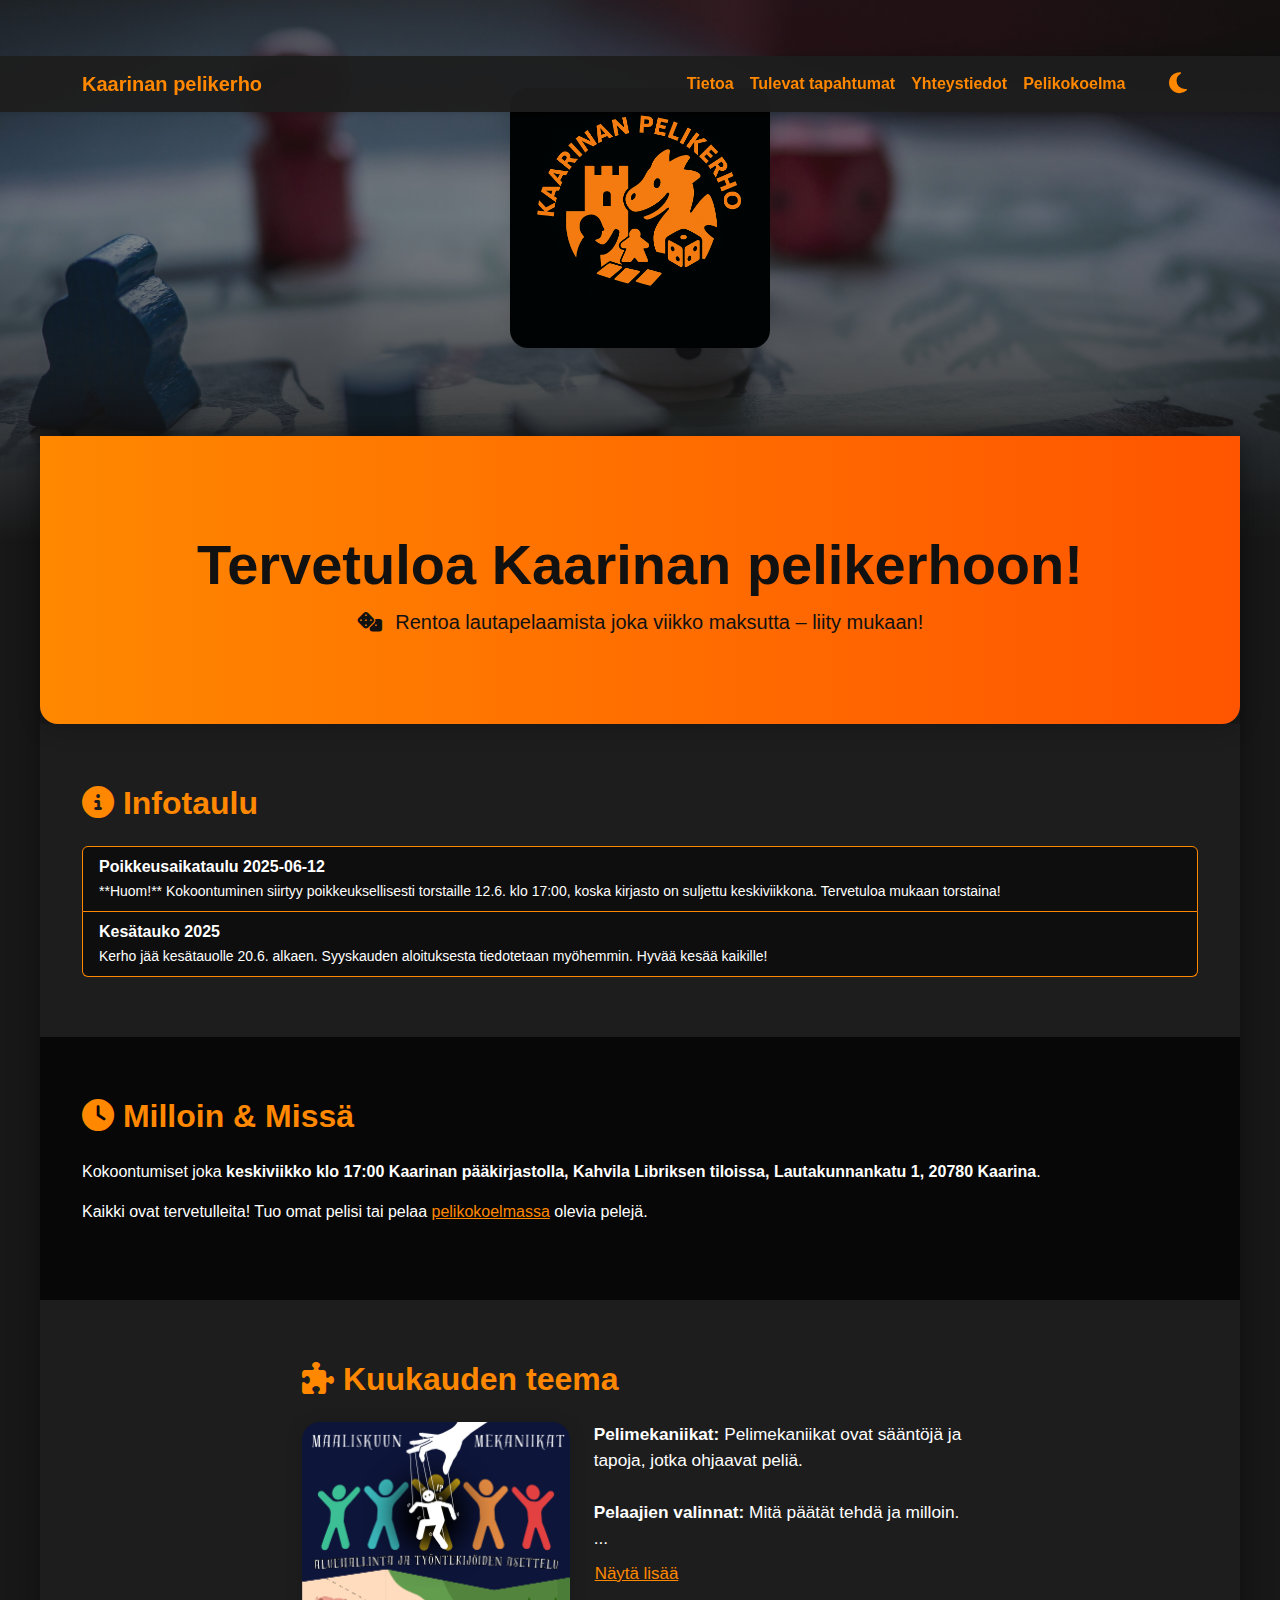
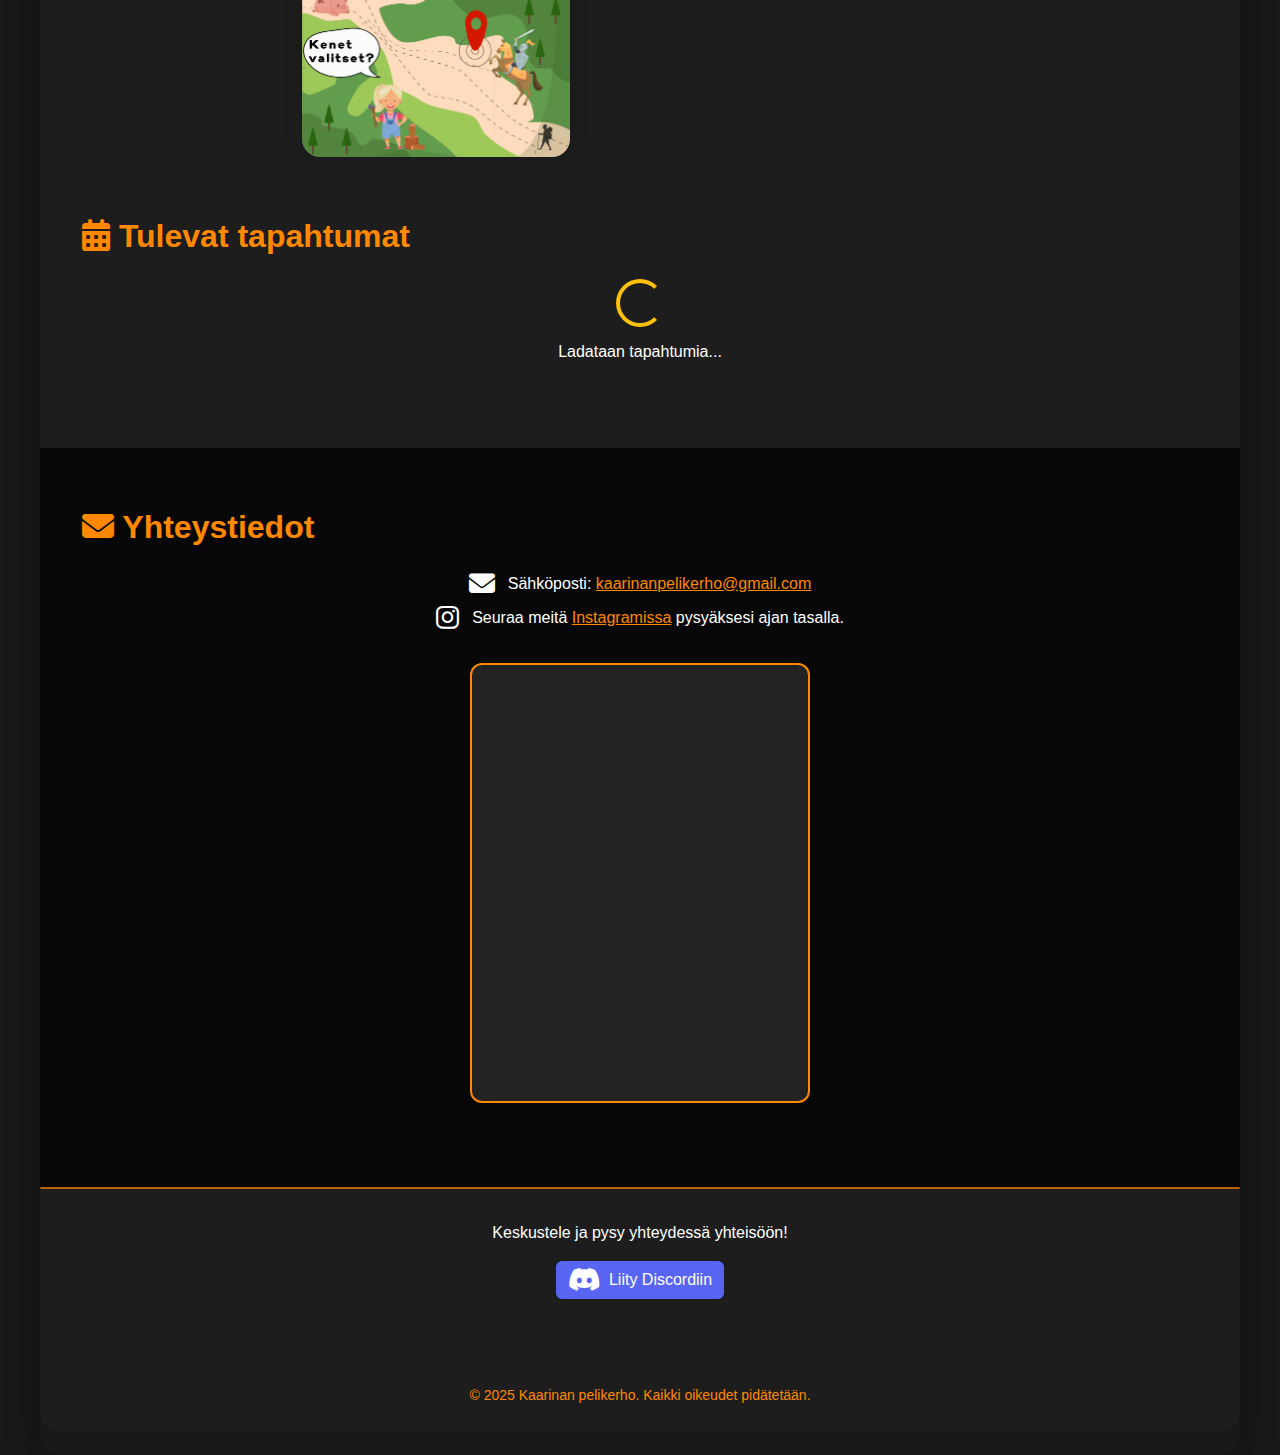
<file: index.html>
<!DOCTYPE html>
<html lang="fi">

<head>
  <meta charset="UTF-8" />
  <meta name="viewport" content="width=device-width, initial-scale=1.0" />
  <meta name="description" content="Rentoa pelaamista Kaarinan pelikerhossa joka keskiviikko!" />
  <title>Kaarinan pelikerho</title>
  <link rel="stylesheet" href="https://cdn.jsdelivr.net/npm/bootstrap@5.3.3/dist/css/bootstrap.min.css" />
  <link rel="stylesheet" href="https://cdnjs.cloudflare.com/ajax/libs/font-awesome/6.5.0/css/all.min.css">
  <link rel="stylesheet" href="styles/colors-dark.css">
  <link rel="stylesheet" href="styles/colors-light.css">
  <link rel="stylesheet" href="styles/style.css">
  <link rel="icon" href="favicon.ico?" type="image/x-icon">
</head>

<body> 
  <div class="logo-container d-flex justify-content-center align-items-center" style="padding-top:88px; padding-bottom:32px; background: transparent;">
    <img src="resources/logo.png" alt="Boardgame Group Logo" style="height:260px;width:auto;border-radius:18px;padding:0;box-shadow:0 2px 18px 0 rgba(0,0,0,0.12);background:none;">
  </div>
  <div class="page-container">
    <!-- Navbar -->
    <nav class="navbar navbar-expand-lg navbar-light bg-light fixed-top shadow-sm">
      <div class="container">
        <a class="navbar-brand" href="#">Kaarinan pelikerho</a>
        <button class="navbar-toggler" type="button" data-bs-toggle="collapse" data-bs-target="#navbarNav">
          <span class="navbar-toggler-icon"></span>
        </button>
        <div class="collapse navbar-collapse" id="navbarNav">
          <ul class="navbar-nav ms-auto">
            <li class="nav-item">
              <a class="nav-link" href="#about">Tietoa</a>
            </li>
            <li class="nav-item">
              <a class="nav-link" href="#events">Tulevat tapahtumat</a>
            </li>
            <li class="nav-item">
              <a class="nav-link" href="#contact">Yhteystiedot</a>
            </li>
            <li class="nav-item">
              <a class="nav-link" href="pelit">Pelikokoelma</a>
            </li>
          </ul>
          <button id="theme-toggle" class="theme-toggle-btn" title="Vaihda teema" aria-label="Vaihda teema">
            <i id="theme-toggle-icon" class="fa-solid fa-moon"></i>
          </button>
        </div>
      </div>
    </nav>

    <!-- Hero -->
    <header class="hero">
      <div class="container text-center">
        <h1 class="display-4 mt-3">Tervetuloa Kaarinan pelikerhoon!</h1>
        <p class="lead"><i class="fa-solid fa-dice me-2"></i> Rentoa lautapelaamista joka viikko maksutta – liity mukaan!</p>
      </div>
    </header>

    <section id="infos" class="bg-light" style="background: #fffbe6; display: none;">
      <div class="container">
        <h2 class="mb-4"><i class="fa-solid fa-circle-info"></i> Infotaulu</h2>
        <ul class="list-group" id="info-list">
          <!-- Infos will be loaded here by infos-loader.js -->
        </ul>
      </div>
    </section>

    <!-- About Section -->
    <section id="about" class="bg-white">
      <div class="container">
        <h2 class="mb-4"><i class="fa-solid fa-clock"></i> Milloin & Missä</h2>
        <p>Kokoontumiset joka <strong>keskiviikko klo 17:00 Kaarinan pääkirjastolla, Kahvila Libriksen tiloissa, Lautakunnankatu 1, 20780 Kaarina</strong>.</p>
        <p>Kaikki ovat tervetulleita! Tuo omat pelisi tai pelaa <a href="pelit">pelikokoelmassa</a> olevia pelejä.</p>
      </div>
    </section>
    
    <!-- Kuukauden teema section -->
    <section id="theme-of-the-month" class="bg-light">
      <div class="container" style="max-width:700px; margin:auto;">
        <h2 class="mb-4"><i class="fa-solid fa-puzzle-piece"></i> Kuukauden teema</h2>
        <div class="row align-items-start justify-content-center flex-md-row flex-column text-center text-md-start">
          <div class="col-12 col-md-5 mb-3 mb-md-0 d-flex justify-content-center">
            <a href="resources/game_theme.png" target="_blank" rel="noopener" style="display:inline-block;">
              <img src="resources/game_theme.png" alt="Kuukauden teema" class="theme-poster" style="width:100%; max-width:320px; border-radius:18px; box-shadow:0 2px 18px 0 rgba(0,0,0,0.13); transition:transform 0.18s, box-shadow 0.18s; cursor:pointer;">
            </a>
          </div>
          <div class="col-12 col-md-7 d-flex flex-column align-items-center align-items-md-start text-center text-md-start">
            <div class="theme-desc" id="theme-desc" style="font-size:1.08em; margin-top:0; max-width:420px;">
              <div id="theme-desc-preview">
                <strong>Pelimekaniikat:</strong> Pelimekaniikat ovat sääntöjä ja tapoja, jotka ohjaavat peliä.<br><br>
                <strong>Pelaajien valinnat:</strong> Mitä päätät tehdä ja milloin.<br>
                <span class="d-none d-sm-inline">...<br></span>
                <span class="d-sm-none">...<br></span>
              </div>
              <div id="theme-desc-full" style="display:none;">
                <strong>Pelimekaniikat:</strong> Pelimekaniikat ovat sääntöjä ja tapoja, jotka ohjaavat peliä.<br><br>
                <strong>Pelaajien valinnat:</strong> Mitä päätät tehdä ja milloin. Pelaajien valinnat muokkaavat pelin kulkua ja vuorovaikutusta.<br><br>
                <strong>Vuorovaikutus:</strong> Miten pelaajat vaikuttavat toisiinsa — kilpailu, yhteistyö, vaihtaminen ja neuvottelu muodostavat dynamiikan.<br><br>
                <strong>Pelinkulku:</strong> Miten peli etenee ja muuttuu: vuorot, vaiheet ja tapahtumat ohjaavat tarinaa ja taktisia mahdollisuuksia.<br><br>
                <strong>Haasteet ja strategia:</strong> Miten voitat tai edistyt pelissä; yhdistelmä taktisia valintoja ja pitkän aikavälin suunnittelua.<br><br>
                <strong>Hauskuus ja kokemukset:</strong> Pelit luovat jännitystä, yllätyksiä ja iloa — tärkeintä on hyvä pelikokemus yhdessä.
              </div>
              <button id="theme-desc-toggle" class="btn btn-link p-0 mt-2" style="font-size:0.98em; color:#ff8800; text-decoration:underline;">Näytä lisää</button>
            </div>
          </div>
        </div>
      </div>
    </section>
    

    <!-- Events Section -->
    <section id="events" class="bg-light" style="padding-top: 0;">
      <div class="container">
        <h2 class="mb-4"><i class="fa-solid fa-calendar-days"></i> Tulevat tapahtumat</h2>
        <ul class="list-group" id="event-list">
          <!-- Events will be loaded here by events-loader.js -->
        </ul>
      </div>
    </section>

    <!-- Contact Section -->
    <section id="contact" class="bg-white">
      <div class="container">
        <h2 class="mb-4"><i class="fa-solid fa-envelope"></i> Yhteystiedot</h2>
        <div class="d-flex flex-column align-items-center w-100">
          <div class="d-flex align-items-center mb-2" style="gap:13px;">
            <i class="fa-solid fa-envelope" style="font-size:26px;"></i>
            <span>Sähköposti: <a href="mailto:kaarinanpelikerho@gmail.com">kaarinanpelikerho@gmail.com</a></span>
          </div>
          <div class="d-flex align-items-center mb-2" style="gap:13px;">
            <i class="fa-brands fa-instagram" style="font-size:26px;"></i>
            <span>Seuraa meitä <a href="https://instagram.com/kaarinan_pelikerho" target="_blank">Instagramissa</a> pysyäksesi ajan tasalla.</span>
          </div>
        </div>
        <!-- Instagram Profile Embed -->
        <div class="d-flex justify-content-center mt-4 mb-4">
          <iframe src="https://www.instagram.com/kaarinan_pelikerho/embed" width="340" height="440" frameborder="0" scrolling="no" allowtransparency="true" style="border-radius:12px;background:#222;"></iframe>
        </div>
    </section>
    <!-- Divider -->
    <div class="d-flex justify-content-center" style="margin:0;">
      <hr style="width: 100%; border: 1.5px solid #ff8800; border-radius: 2px; opacity: 0.7; margin:0;">
    </div>
    <!-- Discord Section -->
    <section id="discord" class="bg-light" style="padding-top:32px;">
      <div class="container text-center">
        <p>Keskustele ja pysy yhteydessä yhteisöön!</p>
        <div class="d-flex justify-content-center">
          <a href="https://discord.gg/xbykjBw9nM" class="btn btn-primary d-flex align-items-center justify-content-center" style="background:#5865F2;border:none;">
            <i class="fa-brands fa-discord" style="font-size:26px;"></i>
            <span class="ms-2">Liity Discordiin</span>
          </a>
        </div>
      </div>
    </section>

    <!-- Footer -->
    <footer class="bg-light text-center py-4">
      <div class="container">
        <small>&copy; 2025 Kaarinan pelikerho. Kaikki oikeudet pidätetään.</small>
      </div>
    </footer>
  </div>
  <script src="https://cdn.jsdelivr.net/npm/bootstrap@5.3.3/dist/js/bootstrap.bundle.min.js"></script>
  <script src="events-loader.js"></script>
  <script src="infos-loader.js"></script>
  <script>
    // Theme switcher with cookie persistence
    function setCookie(name, value, days) {
      let expires = "";
      if (days) {
        const date = new Date();
        date.setTime(date.getTime() + (days*24*60*60*1000));
        expires = "; expires=" + date.toUTCString();
      }
      document.cookie = name + "=" + (value || "")  + expires + "; path=/";
    }
    function getCookie(name) {
      const nameEQ = name + "=";
      const ca = document.cookie.split(';');
      for(let i=0;i < ca.length;i++) {
        let c = ca[i];
        while (c.charAt(0)==' ') c = c.substring(1,c.length);
        if (c.indexOf(nameEQ) == 0) return c.substring(nameEQ.length,c.length);
      }
      return null;
    }
    function setTheme(theme) {
      const btn = document.getElementById('theme-toggle');
      const icon = document.getElementById('theme-toggle-icon');
      if (theme === 'light') {
        document.body.classList.add('light-theme');
        icon.className = 'fa-solid fa-sun';
        btn.classList.add('active');
      } else {
        document.body.classList.remove('light-theme');
        icon.className = 'fa-solid fa-moon';
        btn.classList.remove('active');
      }
      setCookie('theme', theme, 365);
    }
    document.getElementById('theme-toggle').addEventListener('click', function() {
      const isLight = document.body.classList.contains('light-theme');
      setTheme(isLight ? 'dark' : 'light');
    });
    // On load, set theme from cookie
    (function() {
      const savedTheme = getCookie('theme');
      if (savedTheme === 'light') {
        setTheme('light');
      } else {
        setTheme('dark');
      }
    })();
    // Kuukauden teema - expand/collapse
    document.addEventListener('DOMContentLoaded', function() {
      var btn = document.getElementById('theme-desc-toggle');
      var preview = document.getElementById('theme-desc-preview');
      var full = document.getElementById('theme-desc-full');
      var expanded = false;
      if (btn && preview && full) {
        btn.addEventListener('click', function() {
          expanded = !expanded;
          if (expanded) {
            preview.style.display = 'none';
            full.style.display = '';
            btn.textContent = 'Näytä vähemmän';
          } else {
            preview.style.display = '';
            full.style.display = 'none';
            btn.textContent = 'Näytä lisää';
          }
        });
      }
    });
  </script>
</body>

</html>
</file>
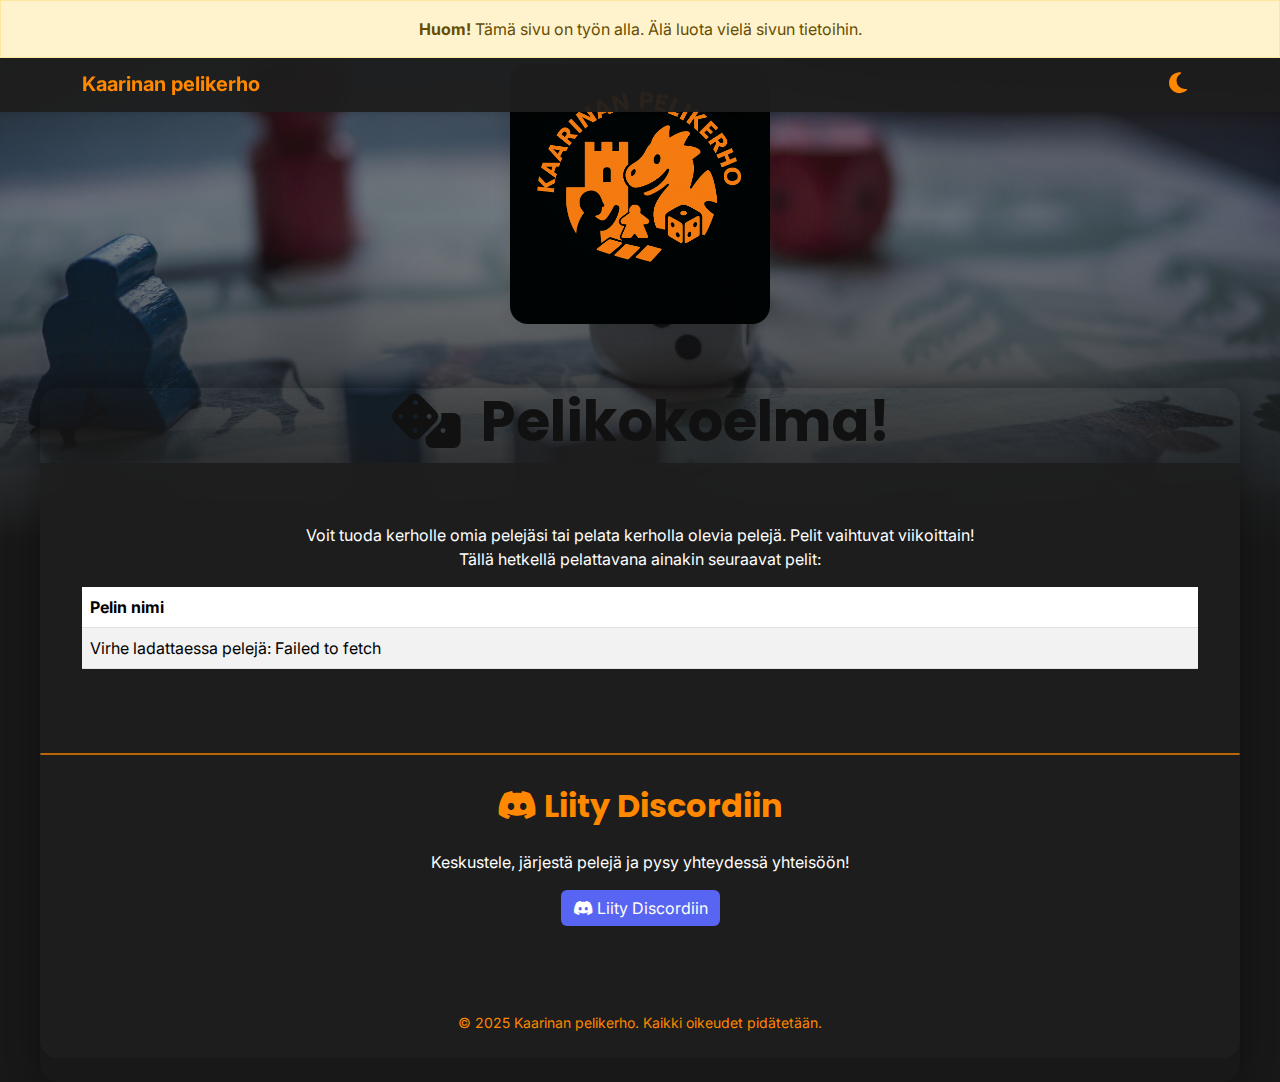
<file: games.html>
<!DOCTYPE html>
<html lang="fi">

<head>
  <meta charset="UTF-8" />
  <meta name="viewport" content="width=device-width, initial-scale=1.0" />
  <meta name="description" content="Boardgame group homepage with meeting info and future events." />
  <title>Kaarinan pelikerho</title>
  <link rel="stylesheet" href="https://cdn.jsdelivr.net/npm/bootstrap@5.3.3/dist/css/bootstrap.min.css" />
  <link rel="stylesheet" href="https://cdnjs.cloudflare.com/ajax/libs/font-awesome/6.5.0/css/all.min.css">
  <!-- Google Fonts -->
  <link href="https://fonts.googleapis.com/css2?family=Inter:wght@400;500&family=Poppins:wght@700&display=swap" rel="stylesheet">
  <link rel="stylesheet" href="styles/colors-dark.css">
  <link rel="stylesheet" href="styles/colors-light.css">
  <link rel="stylesheet" href="styles/style.css">
  <link rel="icon" href="favicon.ico?" type="image/x-icon">
</head>

<body>
  <!-- Disclaimer: Work in progress -->
  <div class="alert alert-warning text-center mb-0 w-100" style="border-radius:0; position:fixed; top:0; left:0; width:100%; z-index:2000;">
    <strong>Huom!</strong> Tämä sivu on työn alla. Älä luota vielä sivun tietoihin.
  </div>
  <div class="logo-container d-flex justify-content-center align-items-center" style="padding-top:64px; padding-bottom:8px; background: transparent;">
    <img src="resources/logo.png" alt="Boardgame Group Logo" style="height:260px;width:auto;border-radius:18px;padding:0;box-shadow:0 2px 18px 0 rgba(0,0,0,0.12);background:none;">
  </div>
  <div class="page-container">
    <!-- Navbar -->
    <nav class="navbar navbar-expand-lg navbar-light bg-light fixed-top shadow-sm">
      <div class="container">
        <a class="navbar-brand" href="index.html">Kaarinan pelikerho</a>
        <button class="navbar-toggler" type="button" data-bs-toggle="collapse" data-bs-target="#navbarNav">
          <span class="navbar-toggler-icon"></span>
        </button>
        <div class="collapse navbar-collapse" id="navbarNav">
          <ul class="navbar-nav ms-auto">
          <button id="theme-toggle" class="theme-toggle-btn" title="Vaihda teema" aria-label="Vaihda teema">
            <i id="theme-toggle-icon" class="fa-solid fa-moon"></i>
          </button>
        </div>
      </div>
    </nav>

    <!-- Hero -->
    <header class="hero-slim">
      <div class="container text-center">
        <h1 class="display-4 mt-3"><i class="fa-solid fa-dice me-2"></i> Pelikokoelma!</h1>
      </div>
    </header>

    <section id="games-list" class="bg-light">
      <div class="container">
        <div class="mb-3 text-center games-info-text" style="max-width:700px;margin-left:auto;margin-right:auto;">
          Voit tuoda kerholle omia pelejäsi tai pelata kerholla olevia pelejä. Pelit vaihtuvat viikoittain! Tällä hetkellä pelattavana ainakin seuraavat pelit:
        </div>
        <!-- Spinner for loading games -->
        <div id="games-spinner" class="text-center my-4" style="display:none;">
          <div class="spinner-border text-warning" role="status" style="width:3rem;height:3rem;">
            <span class="visually-hidden">Ladataan pelejä...</span>
          </div>
          <div class="mt-2">Ladataan pelejä...</div>
        </div>
        <div class="table-responsive">
          <table class="table table-striped align-middle">
            <thead id="games-table-head">
              <tr>
                <th scope="col">Pelin nimi</th>
              </tr>
            </thead>
            <tbody id="games-table-body">
              <!-- Pelit ladataan dynaamisesti -->
            </tbody>
          </table>
        </div>
        <div class="text-center mt-2 mb-0" style="font-size:0.98em;" id="games-info-dynamic">
          <!-- Info from sheet will be loaded here -->
        </div>
      </div>
    </section>
    <!-- Divider -->
    <div class="d-flex justify-content-center" style="margin:0;">
      <hr style="width: 100%; border: 1.5px solid #ff8800; border-radius: 2px; opacity: 0.7; margin:0;">
    </div>
    <!-- Discord Section -->
    <section id="discord" class="bg-light" style="padding-top:32px;">
      <div class="container text-center">
        <h2 class="mb-4"><i class="fa-brands fa-discord"></i> Liity Discordiin</h2>
        <p>Keskustele, järjestä pelejä ja pysy yhteydessä yhteisöön!</p>
        <a href="https://discord.gg/xbykjBw9nM" class="btn btn-primary" style="background:#5865F2;border:none;"><i class="fa-brands fa-discord"></i> Liity Discordiin</a>
      </div>
    </section>

    <!-- Footer -->
    <footer class="bg-light text-center py-4">
      <div class="container">
        <small>&copy; 2025 Kaarinan pelikerho. Kaikki oikeudet pidätetään.</small>
      </div>
    </footer>
  </div>
  <script src="https://cdn.jsdelivr.net/npm/bootstrap@5.3.3/dist/js/bootstrap.bundle.min.js"></script>
  <script src="events-loader.js"></script>
  <script src="infos-loader.js"></script>
  <script>
    // Theme switcher with cookie persistence
    function setCookie(name, value, days) {
      let expires = "";
      if (days) {
        const date = new Date();
        date.setTime(date.getTime() + (days*24*60*60*1000));
        expires = "; expires=" + date.toUTCString();
      }
      document.cookie = name + "=" + (value || "")  + expires + "; path=/";
    }
    function getCookie(name) {
      const nameEQ = name + "=";
      const ca = document.cookie.split(';');
      for(let i=0;i < ca.length;i++) {
        let c = ca[i];
        while (c.charAt(0)==' ') c = c.substring(1,c.length);
        if (c.indexOf(nameEQ) == 0) return c.substring(nameEQ.length,c.length);
      }
      return null;
    }
    function setTheme(theme) {
      const btn = document.getElementById('theme-toggle');
      const icon = document.getElementById('theme-toggle-icon');
      if (theme === 'light') {
        document.body.classList.add('light-theme');
        icon.className = 'fa-solid fa-sun';
        btn.classList.add('active');
      } else {
        document.body.classList.remove('light-theme');
        icon.className = 'fa-solid fa-moon';
        btn.classList.remove('active');
      }
      setCookie('theme', theme, 365);
    }
    document.getElementById('theme-toggle').addEventListener('click', function() {
      const isLight = document.body.classList.contains('light-theme');
      setTheme(isLight ? 'dark' : 'light');
    });
    // On load, set theme from cookie
    (function() {
      const savedTheme = getCookie('theme');
      if (savedTheme === 'light') {
        setTheme('light');
      } else {
        setTheme('dark');
      }
    })();

    // --- Games table fetcher ---
    const gamesSpinner = document.getElementById('games-spinner');
    const gamesTableBody = document.getElementById('games-table-body');
    const gamesTableHead = document.getElementById('games-table-head');
    function showGamesSpinner(show) {
      if (gamesSpinner) gamesSpinner.style.display = show ? '' : 'none';
      if (gamesTableHead) gamesTableHead.style.display = show ? 'none' : '';
    }
    async function fetchGames() {
      showGamesSpinner(true);
      try {
        const url = 'https://docs.google.com/spreadsheets/d/e/2PACX-1vSZ2aZFKftKfOucSraLs98jBXmrYjdPTRzKs2L7tDgRLAkI2H0kLRc-NMxQKemHzxNMw4S6gw7deSng/pub?gid=0&single=true&output=csv';
        const res = await fetch(url);
        const csv = await res.text();
        // Parse CSV
        const lines = csv.split(/\r?\n/).filter(line => line.trim() !== '');
        let games = [];
        let infoTexts = [];
        for (let i = 1; i < lines.length; i++) { // skip header
          const cells = lines[i].split(',');
          if (cells.length >= 1) {
            const peli = cells[0].replace(/^"|"$/g, '').trim();
            if (peli) games.push({ peli });
            if (cells.length > 1) {
              const info = cells[1].replace(/^"|"$/g, '').trim();
              if (info) infoTexts.push(info);
            }
          }
        }
        // Populate table
        gamesTableBody.innerHTML = '';
        games.forEach(game => {
          let peliName = game.peli;
          if (peliName.toUpperCase().includes('VANHAT:')) {
            peliName = 'Jo edellisenä viikolla kerhossa pelattavana olleet:';
          } else if (peliName.toUpperCase().includes('UUDET:')) {
            peliName = 'Saapuneet uudet varaukset, jotka pelattavissa:';
          }
          if (game.peli.toUpperCase().includes('VANHAT:') || game.peli.toUpperCase().includes('UUDET:')) {
            const tr = document.createElement('tr');
            tr.innerHTML = `<th colspan="1" class="table-category-header">${peliName}</th>`;
            gamesTableBody.appendChild(tr);
          } else {
            const tr = document.createElement('tr');
            tr.innerHTML = `<td>${peliName}</td>`;
            gamesTableBody.appendChild(tr);
          }
        });
        // Show info texts
        const infoDiv = document.getElementById('games-info-dynamic');
        if (infoDiv) {
          infoDiv.innerHTML = infoTexts.join('<br>');
        }
      } catch (e) {
        gamesTableBody.innerHTML = `<tr><td>Virhe ladattaessa pelejä: ${e.message}</td></tr>`;
        const infoDiv = document.getElementById('games-info-dynamic');
        if (infoDiv) infoDiv.innerHTML = '';
      } finally {
        showGamesSpinner(false);
      }
    }
    fetchGames();
  </script>
</body>

</html>
</file>
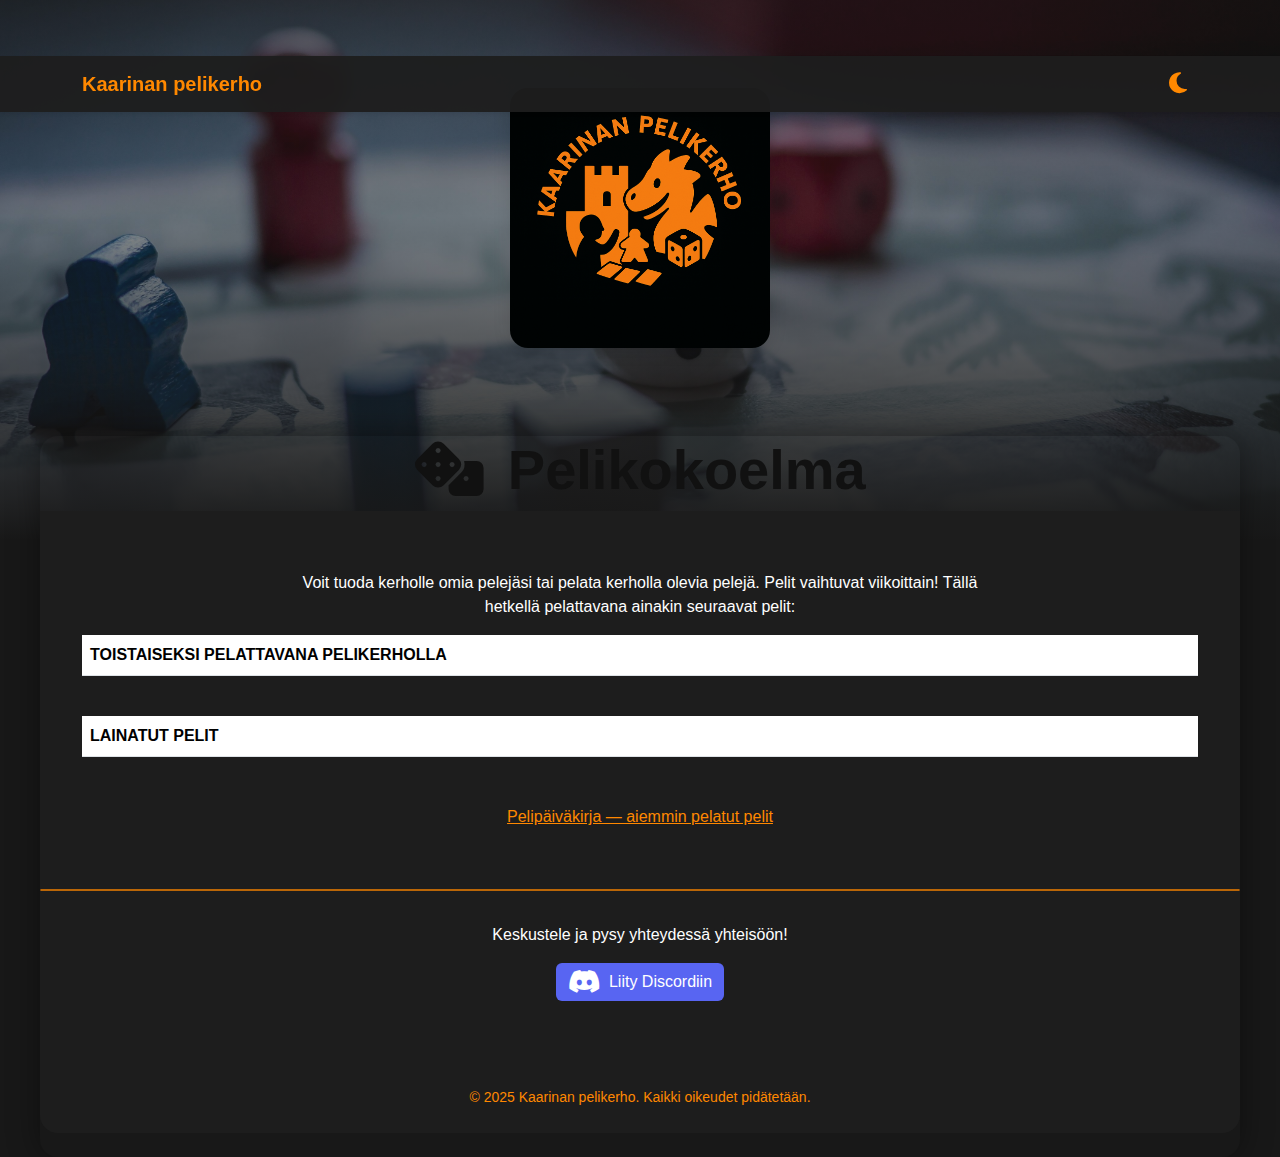
<file: pelit.html>
<!DOCTYPE html>
<html lang="fi">

<head>
  <meta charset="UTF-8" />
  <meta name="viewport" content="width=device-width, initial-scale=1.0" />
  <meta name="description" content="Rentoa pelaamista Kaarinan pelikerhossa joka keskiviikko!" />
  <title>Kaarinan pelikerho</title>
  <link rel="stylesheet" href="https://cdn.jsdelivr.net/npm/bootstrap@5.3.3/dist/css/bootstrap.min.css" />
  <link rel="stylesheet" href="https://cdnjs.cloudflare.com/ajax/libs/font-awesome/6.5.0/css/all.min.css">
  <link rel="stylesheet" href="styles/colors-dark.css">
  <link rel="stylesheet" href="styles/colors-light.css">
  <link rel="stylesheet" href="styles/style.css">
  <link rel="icon" href="favicon.ico?" type="image/x-icon">
</head>

<body>
  <div class="logo-container d-flex justify-content-center align-items-center" style="padding-top:88px; padding-bottom:32px; background: transparent;">
    <img src="resources/logo.png" alt="Boardgame Group Logo" style="height:260px;width:auto;border-radius:18px;padding:0;box-shadow:0 2px 18px 0 rgba(0,0,0,0.12);background:none;">
  </div>
  <div class="page-container">
    <!-- Navbar -->
    <nav class="navbar navbar-expand-lg navbar-light bg-light fixed-top shadow-sm">
      <div class="container">
        <a class="navbar-brand" href="index.html">Kaarinan pelikerho</a>
        <button class="navbar-toggler" type="button" data-bs-toggle="collapse" data-bs-target="#navbarNav">
          <span class="navbar-toggler-icon"></span>
        </button>
        <div class="collapse navbar-collapse" id="navbarNav">
          <ul class="navbar-nav ms-auto">
          <button id="theme-toggle" class="theme-toggle-btn" title="Vaihda teema" aria-label="Vaihda teema">
            <i id="theme-toggle-icon" class="fa-solid fa-moon"></i>
          </button>
        </div>
      </div>
    </nav>

    <!-- Hero -->
    <header class="hero-slim">
      <div class="container text-center">
        <h1 class="display-4 mt-3"><i class="fa-solid fa-dice me-2"></i> Pelikokoelma</h1>
      </div>
    </header>

    <section id="games-list" class="bg-light">
      <div class="container">
        <div class="mb-3 text-center games-info-text" style="max-width:700px;margin-left:auto;margin-right:auto;">
          Voit tuoda kerholle omia pelejäsi tai pelata kerholla olevia pelejä. Pelit vaihtuvat viikoittain! Tällä hetkellä pelattavana ainakin seuraavat pelit:
        </div>
        <!-- Spinner for loading games -->
        <div id="games-spinner" class="text-center my-4" style="display:none;">
          <div class="spinner-border text-warning" role="status" style="width:3rem;height:3rem;">
            <span class="visually-hidden">Ladataan pelejä...</span>
          </div>
          <div class="mt-2">Ladataan pelejä...</div>
        </div>
        <div class="row">
          <div class="col-12 mb-4">
            <div class="table-responsive">
              <table class="table table-striped align-middle">
                <thead id="games-table-head-current">
                  <tr>
                    <th scope="col">TOISTAISEKSI PELATTAVANA PELIKERHOLLA</th>
                  </tr>
                </thead>
                <tbody id="games-table-body-current">
                  <!-- Nykyiset pelit ladataan dynaamisesti -->
                </tbody>
              </table>
            </div>
          </div>
          <div class="col-12 mb-4">
            <div class="table-responsive">
              <table class="table table-striped align-middle">
                <thead id="games-table-head-loaned">
                  <tr>
                    <th scope="col">LAINATUT PELIT</th>
                  </tr>
                </thead>
                <tbody id="games-table-body-loaned">
                  <!-- Lainatut pelit ladataan dynaamisesti -->
                </tbody>
              </table>
            </div>
          </div>
        </div>
        <div class="text-center mt-2 mb-0" style="font-size:0.98em;" id="games-info-dynamic">
          <!-- Info from sheet will be loaded here -->
        </div>
        <div class="text-center mt-2">
          <a href="https://lautapeliseura.fi/foorumi/viewtopic.php?f=108&t=20783&p=211458#p211458" target="_blank" rel="noopener noreferrer">Pelipäiväkirja — aiemmin pelatut pelit</a>
        </div>
      </div>
    </section>
    <!-- Divider -->
    <div class="d-flex justify-content-center" style="margin:0;">
      <hr style="width: 100%; border: 1.5px solid #ff8800; border-radius: 2px; opacity: 0.7; margin:0;">
    </div>
     <!-- Discord Section -->
    <section id="discord" class="bg-light" style="padding-top:32px;">
      <div class="container text-center">
        <p>Keskustele ja pysy yhteydessä yhteisöön!</p>
        <div class="d-flex justify-content-center">
          <a href="https://discord.gg/xbykjBw9nM" class="btn btn-primary d-flex align-items-center justify-content-center" style="background:#5865F2;border:none;">
            <i class="fa-brands fa-discord" style="font-size:26px;"></i>
            <span class="ms-2">Liity Discordiin</span>
          </a>
        </div>
      </div>
    </section>

    <!-- Footer -->
    <footer class="bg-light text-center py-4">
      <div class="container">
        <small>&copy; 2025 Kaarinan pelikerho. Kaikki oikeudet pidätetään.</small>
      </div>
    </footer>
  </div>
  <script src="https://cdn.jsdelivr.net/npm/bootstrap@5.3.3/dist/js/bootstrap.bundle.min.js"></script>
  <script src="events-loader.js"></script>
  <script src="infos-loader.js"></script>
  <script>
    // Theme switcher with cookie persistence
    function setCookie(name, value, days) {
      let expires = "";
      if (days) {
        const date = new Date();
        date.setTime(date.getTime() + (days*24*60*60*1000));
        expires = "; expires=" + date.toUTCString();
      }
      document.cookie = name + "=" + (value || "")  + expires + "; path=/";
    }
    function getCookie(name) {
      const nameEQ = name + "=";
      const ca = document.cookie.split(';');
      for(let i=0;i < ca.length;i++) {
        let c = ca[i];
        while (c.charAt(0)==' ') c = c.substring(1,c.length);
        if (c.indexOf(nameEQ) == 0) return c.substring(nameEQ.length,c.length);
      }
      return null;
    }
    function setTheme(theme) {
      const btn = document.getElementById('theme-toggle');
      const icon = document.getElementById('theme-toggle-icon');
      if (theme === 'light') {
        document.body.classList.add('light-theme');
        icon.className = 'fa-solid fa-sun';
        btn.classList.add('active');
      } else {
        document.body.classList.remove('light-theme');
        icon.className = 'fa-solid fa-moon';
        btn.classList.remove('active');
      }
      setCookie('theme', theme, 365);
    }
    document.getElementById('theme-toggle').addEventListener('click', function() {
      const isLight = document.body.classList.contains('light-theme');
      setTheme(isLight ? 'dark' : 'light');
    });
    // On load, set theme from cookie
    (function() {
      const savedTheme = getCookie('theme');
      if (savedTheme === 'light') {
        setTheme('light');
      } else {
        setTheme('dark');
      }
    })();

    // --- Games table fetcher ---
    const gamesSpinner = document.getElementById('games-spinner');
    const gamesTableBodyCurrent = document.getElementById('games-table-body-current');
    const gamesTableBodyLoaned = document.getElementById('games-table-body-loaned');
    const gamesTableHeadCurrent = document.getElementById('games-table-head-current');
    const gamesTableHeadLoaned = document.getElementById('games-table-head-loaned');
    function showGamesSpinner(show) {
      if (gamesSpinner) gamesSpinner.style.display = show ? '' : 'none';
      if (gamesTableHeadCurrent) gamesTableHeadCurrent.style.display = show ? 'none' : '';
      if (gamesTableHeadLoaned) gamesTableHeadLoaned.style.display = show ? 'none' : '';
    }
    // Robust single-line CSV parser (handles quoted fields and commas inside quotes)
    function parseCsvLine(line) {
      const cells = [];
      let cur = '';
      let inQuotes = false;
      for (let i = 0; i < line.length; i++) {
        const ch = line[i];
        if (ch === '"') {
          // Handle escaped double quotes inside quoted field
          if (inQuotes && i + 1 < line.length && line[i + 1] === '"') {
            cur += '"';
            i++; // skip the escaped quote
          } else {
            inQuotes = !inQuotes;
          }
        } else if (ch === ',' && !inQuotes) {
          cells.push(cur);
          cur = '';
        } else {
          cur += ch;
        }
      }
      cells.push(cur);
      return cells;
    }
    async function fetchGames() {
      showGamesSpinner(true);
      try {
        const url = 'https://docs.google.com/spreadsheets/d/e/2PACX-1vSZ2aZFKftKfOucSraLs98jBXmrYjdPTRzKs2L7tDgRLAkI2H0kLRc-NMxQKemHzxNMw4S6gw7deSng/pub?gid=0&single=true&output=csv';
        const res = await fetch(url);
        const csv = await res.text();
        // Parse CSV
        const lines = csv.split(/\r?\n/).filter(line => line.trim() !== '');
        let currentGames = [];
        let loanedGames = [];
        let infoTexts = [];
        // We use section markers in the sheet to divide games into two sections.
        // By convention, rows containing the text 'TOISTAISEKSI PELATTAVANA PELIKERHOLLA'
        // and 'LAINATUT PELIT' switch the current target section.
        let section = 'current'; // default until a marker changes it
        for (let i = 1; i < lines.length; i++) { // skip header
          const cells = parseCsvLine(lines[i]);
          if (cells.length >= 1) {
            const peli = (cells[0] || '').trim();
            if (!peli) continue;
            const peliUpper = peli.toUpperCase();
            if (peliUpper.includes('TOISTAISEKSI PELATTAVANA PELIKERHOLLA')) {
              section = 'current';
              continue;
            }
            if (peliUpper.includes('LAINATUT PELIT')) {
              section = 'loaned';
              continue;
            }
            if (section === 'current') {
              currentGames.push({ peli });
            } else {
              loanedGames.push({ peli });
            }
            if (cells.length > 1) {
              const info = (cells[1] || '').trim();
              if (info) infoTexts.push(info);
            }
          }
        }
        // Populate table
        if (gamesTableBodyCurrent) gamesTableBodyCurrent.innerHTML = '';
        if (gamesTableBodyLoaned) gamesTableBodyLoaned.innerHTML = '';
        currentGames.forEach(game => {
          const tr = document.createElement('tr');
          tr.innerHTML = `<td>${game.peli}</td>`;
          gamesTableBodyCurrent.appendChild(tr);
        });
        loanedGames.forEach(game => {
          const tr = document.createElement('tr');
          tr.innerHTML = `<td>${game.peli}</td>`;
          gamesTableBodyLoaned.appendChild(tr);
        });
        // Show info texts
        const infoDiv = document.getElementById('games-info-dynamic');
        // Prefer a sheet-level Info cell (header 'Info' with a single cell under it),
        // which is commonly B2 in the sheet. Fall back to aggregated infoTexts if not present.
        let sheetInfo = '';
        try {
          if (lines.length > 1) {
            const header = parseCsvLine(lines[0] || '');
            const infoIdx = header.findIndex(h => (h || '').trim().toLowerCase() === 'info');
            if (infoIdx !== -1 && lines.length > 1) {
              const firstData = parseCsvLine(lines[1] || '');
              sheetInfo = (firstData[infoIdx] || '').trim();
            }
          }
        } catch (e) {
          console.log('Error extracting sheet Info cell:', e && e.message ? e.message : e);
        }
        if (infoDiv) {
          infoDiv.innerHTML = sheetInfo ? sheetInfo : infoTexts.join('<br>');
        }
      } catch (e) {
        gamesTableBody.innerHTML = `<tr><td>Virhe ladattaessa pelejä: ${e.message}</td></tr>`;
        const infoDiv = document.getElementById('games-info-dynamic');
        if (infoDiv) infoDiv.innerHTML = '';
      } finally {
        showGamesSpinner(false);
      }
    }
    fetchGames();
  </script>
</body>

</html>
</file>
<file: styles/colors-dark.css>
:root {
  --color-bg: #181818;
  --color-bg-light: rgba(30,30,30,0.95);
  --color-bg-white: rgba(0,0,0,0.7);
  --color-primary: #ff8800;
  --color-primary-dark: #ff5500;
  --color-navbar: #111;
  --color-navbar-link: #ff8800;
  --color-navbar-link-active: #fff;
  --color-navbar-link-bg: #ff8800;
  --color-list-bg: rgba(0,0,0,0.5);
  --color-list-border: #ff8800;
  --color-badge-bg: #ff8800;
  --color-badge-text: #111;
  --color-link: #ff8800;
  --color-link-hover: #fff;
  --color-link-shadow: #ff880055;
  --color-footer-bg: rgba(30,30,30,0.95);
  --color-footer-text: #ff8800;
  --color-lead: #111;
  --color-hero-bg: linear-gradient(90deg, #ff8800 0%, #ff5500 100%);
  --color-hero-text: #fff;
  --color-hero-shadow: 0 4px 24px 0 rgba(0,0,0,0.2);
  --color-hr: #ff8800;
  --color-event-info-bg: rgba(30,30,30,0.95);
  --color-event-info-border: #ff8800;
  --color-event-info-text: #fff;
  --color-navbar-toggler: #ff8800;
  --color-navbar-toggler-icon: url("data:image/svg+xml,%3csvg xmlns='http://www.w3.org/2000/svg' viewBox='0 0 30 30'%3e%3cpath stroke='rgba(255,136,0,1)' stroke-width='2' stroke-linecap='round' stroke-miterlimit='10' d='M4 7h22M4 15h22M4 23h22'/%3e%3c/svg%3e");
}
</file>
<file: styles/colors-light.css>
/*
  Added all light theme color overrides and direct color values from index.html.
  These are now the single source of truth for light theme colors.
*/
body.light-theme {
  --color-bg: #fff8f0;
  --color-bg-light: #f0f0f0;
  --color-bg-white: #fffefb;
  --color-primary: #e06a00; /* Darker orange for better contrast */
  --color-primary-dark: #b85a00;
  --color-navbar: #fff;
  --color-navbar-link: #181818;
  --color-navbar-link-active: #fff;
  --color-navbar-link-bg: #e06a00;
  --color-list-bg: #fff3e0;
  --color-list-border: #e06a00;
  --color-badge-bg: #e06a00;
  --color-badge-text: #fff;
  --color-link: #e06a00;
  --color-link-hover: #b85a00;
  --color-link-shadow: #e06a0055;
  --color-footer-bg: #fff3e0;
  --color-footer-text: #181818;
  --color-lead: #181818;
  --color-hero-bg: linear-gradient(90deg, #e06a00 0%, #ffb366 100%);
  --color-hero-text: #fff;
  --color-hero-shadow: 0 4px 24px 0 rgba(255,136,0,0.08);
  --color-hr: #e06a00;
  --color-event-info-bg: #fff3e0;
  --color-event-info-border: #e06a00;
  --color-event-info-text: #e06a00;
  --color-navbar-toggler: #e06a00;
  --color-navbar-toggler-icon: url("data:image/svg+xml,%3csvg xmlns='http://www.w3.org/2000/svg' viewBox='0 0 30 30'%3e%3cpath stroke='rgba(224,106,0,1)' stroke-width='2' stroke-linecap='round' stroke-miterlimit='10' d='M4 7h22M4 15h22M4 23h22'/%3e%3c/svg%3e");
  --color-carousel-bg: #fffbe6;
  --color-carousel-border: #e06a00;
  --color-carousel-arrow: #e06a00;
  --color-carousel-item-bg: #fffbe6;
  --color-carousel-item-text: #222;
  --color-carousel-item-title: #e06a00;
  --color-carousel-title: #e06a00;
}
body.light-theme #contact iframe {
  background: #fff3e0;
  border: 2px solid #e06a00;
}
body.light-theme .games-info-text {
  color: #111;
}
</file>
<file: styles/style.css>
html {
  scroll-behavior: smooth;
  height: 100%;
}
body {
  min-height: 100vh;
  background: var(--color-bg);
  color: var(--color-event-info-text);
  margin: 0;
  padding: 0;
  font-family: 'Inter', Arial, sans-serif;
  position: relative;
  z-index: 0;
  transition: background 0.3s, color 0.3s;
}
body::before {
  content: '';
  position: absolute;
  top: 0; left: 0; right: 0;
  height: 60vh;
  background: linear-gradient(to bottom, rgba(24,24,24,0.7) 0%, rgba(24,24,24,0.5) 40%, var(--color-bg) 100%), url('../resources/background.jpg') no-repeat center center/cover;
  z-index: -1;
  width: 100vw;
  pointer-events: none;
  transition: background 0.3s;
}
body.light-theme::before {
  background: linear-gradient(to bottom, rgba(255,136,0,0.12) 0%, rgba(255,136,0,0.08) 40%, var(--color-bg) 100%), url('../resources/background.jpg') no-repeat center center/cover;
}
.hero {
  background: var(--color-hero-bg);
  color: var(--color-hero-text);
  padding: 40px 0 32px 0;
  text-align: center;
  border-radius: 0 0 18px 18px;
  box-shadow: var(--color-hero-shadow);
  font-family: 'Poppins', Arial, sans-serif;
  min-height: 32vh;
  display: flex;
  align-items: center;
  justify-content: center;
  position: relative;
  z-index: 1;
}
.hero > .container {
  position: relative;
  z-index: 1;
}
@media (max-width: 576px) {
  body, .page-container, section, .list-group-item, .lead, .hero, .navbar, .navbar-brand, .nav-link {
    font-size: 1.1rem !important;
  }
}
.page-container {
  max-width: 1200px;
  margin: 0 auto;
  border-radius: 18px;
  box-shadow: 0 0 32px 0 rgba(0,0,0,0.4);
  padding: 0 0 24px 0;
  transition: background 0.3s;
  margin-top: 56px; /* Height of disclaimer */
}
@media (max-width: 576px) {
  .page-container {
    margin-top: 70px; /* Slightly more for mobile */
  }
}
section {
  padding: 60px 0;
}
.navbar {
  background: var(--color-navbar) !important;
  top: 56px; /* Push navbar below disclaimer */
}
@media (max-width: 576px) {
  .navbar.fixed-top {
    top: 70px;
  }
}
.navbar-brand, .nav-link {
  color: var(--color-navbar-link) !important;
  font-weight: bold;
  border-radius: 18px;
  transition: background 0.25s, border-radius 0.25s;
}
.navbar-nav .nav-link.active, .navbar-nav .nav-link:focus, .navbar-nav .nav-link:hover {
  color: var(--color-navbar-link-active) !important;
  background: var(--color-navbar-link-bg);
  border-radius: 18px;
  transition: background 0.25s, border-radius 0.25s;
}
h1, h2, h3, h4, h5, h6 {
  color: var(--color-primary);
  font-weight: bold;
  font-family: 'Poppins', Arial, sans-serif;
}
.display-4 {
  color: #111 !important;
  font-family: 'Poppins', Arial, sans-serif;
  font-weight: 700;
}
.bg-light {
  background: var(--color-bg-light) !important;
}
.bg-white {
  background: var(--color-bg-white) !important;
}
.list-group-item {
  background: var(--color-list-bg);
  color: var(--color-event-info-text);
  border: 1px solid var(--color-list-border);
}
.badge.bg-primary {
  background: var(--color-badge-bg) !important;
  color: var(--color-badge-text) !important;
}
a {
  color: var(--color-link);
  transition: color 0.2s, text-shadow 0.2s;
}
a:hover, a:focus {
  color: var(--color-link-hover);
  text-decoration: underline;
  text-shadow: 0 0 6px var(--color-link-shadow);
}
footer {
  background: var(--color-footer-bg) !important;
  color: var(--color-footer-text);
  border-radius: 0 0 18px 18px;
}
.lead {
  color: var(--color-lead) !important;
}
.navbar-toggler {
  border-color: var(--color-navbar-toggler) !important;
}
.navbar-toggler-icon {
  background-image: var(--color-navbar-toggler-icon) !important;
}
.event-expand-btn {
  background: none;
  border: none;
  color: var(--color-primary);
  font-size: 1.2em;
  margin-left: 8px;
  cursor: pointer;
  transition: color 0.2s;
  vertical-align: middle;
}
.event-expand-btn[aria-expanded="true"] {
  color: var(--color-primary);
}
.event-large-info {
  margin-top: 0.5em;
  background: var(--color-event-info-bg);
  border-radius: 8px;
  padding: 1em;
  color: #111 !important;
  border: 1px solid var(--color-event-info-border);
  animation: fadeIn 0.3s;
}
@keyframes fadeIn {
  from { opacity: 0; }
  to { opacity: 1; }
}
/* Theme toggle button */
.theme-toggle-btn {
  background: none;
  border: none;
  color: var(--color-primary);
  font-size: 1.5em;
  margin-left: 1em;
  cursor: pointer;
  transition: color 0.2s;
  vertical-align: middle;
}
.theme-toggle-btn:hover, .theme-toggle-btn:focus {
  color: var(--color-navbar-link-active);
}
.theme-toggle-btn i {
  border-radius: 50%;
  padding: 0.18em 0.22em;
  transition: background 0.25s;
}
.theme-toggle-btn:hover i, .theme-toggle-btn:focus i {
  background: var(--color-navbar-link-bg);
}
/* Instagram embed background and border for visibility in light theme */
#contact iframe {
  background: #222;
  border-radius: 12px;
  border: 2px solid #ff8800;
  transition: background 0.3s, border 0.3s;
}
body.light-theme #contact iframe {
  background: #fff3e0;
  border: 2px solid #ff8800;
}
/* Event text color for dark and light themes */
.list-group-item, .event-large-info {
  color: #fff !important;
}
body.light-theme .list-group-item, body.light-theme .event-large-info {
  color: #111 !important;
}
/* Info section list item spacing */
.info-list-item h4, .info-list-item h5, .info-list-item p, .info-list-item strong, .info-list-item br {
  margin-top: 0.25rem !important;
  margin-bottom: 0.25rem !important;
  line-height: 1.3;
}
.info-list-item {
  padding-top: 0.5rem;
  padding-bottom: 0.5rem;
}
</file>
